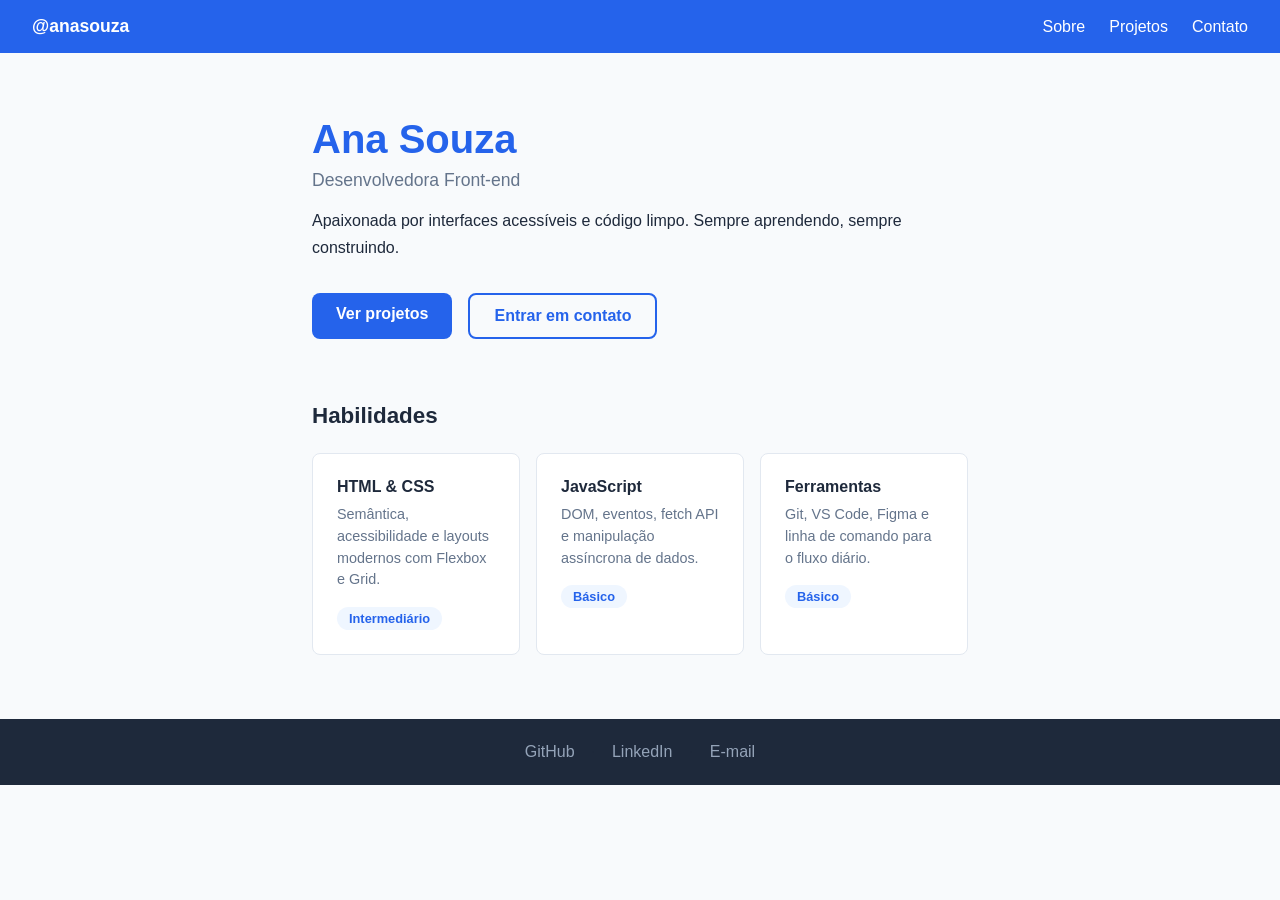
<file: 3_Semester/WebDev_ 2/at5 - pré-processadores/index.html>
<!DOCTYPE html>
<html lang="pt-BR">

<head>
    <meta charset="UTF-8">
    <meta name="viewport" content="width=device-width, initial-scale=1.0">
    <title>Ana Souza — Dev Profile</title>
    <link rel="stylesheet" href="./_task.base.css">
</head>

<body>

    <header class="topbar">
        <span class="brand">@anasouza</span>
        <nav class="nav">
            <a href="#">Sobre</a>
            <a href="#">Projetos</a>
            <a href="#">Contato</a>
        </nav>
    </header>

    <section class="hero">
        <h1 class="name">Ana Souza</h1>
        <p class="role">Desenvolvedora Front-end</p>
        <p class="bio">
            Apaixonada por interfaces acessíveis e código limpo.
            Sempre aprendendo, sempre construindo.
        </p>
        <div class="actions">
            <a href="#" class="btn-primary">Ver projetos</a>
            <a href="#" class="btn-secondary">Entrar em contato</a>
        </div>
    </section>

    <section class="skills">
        <h2 class="heading">Habilidades</h2>
        <div class="grid">

            <article class="card">
                <h3 class="title">HTML &amp; CSS</h3>
                <p class="desc">Semântica, acessibilidade e layouts modernos com Flexbox e Grid.</p>
                <span class="tag">Intermediário</span>
            </article>

            <article class="card">
                <h3 class="title">JavaScript</h3>
                <p class="desc">DOM, eventos, fetch API e manipulação assíncrona de dados.</p>
                <span class="tag">Básico</span>
            </article>

            <article class="card">
                <h3 class="title">Ferramentas</h3>
                <p class="desc">Git, VS Code, Figma e linha de comando para o fluxo diário.</p>
                <span class="tag">Básico</span>
            </article>

        </div>
    </section>

    <footer class="footer">
        <div class="links">
            <a href="#">GitHub</a> ·
            <a href="#">LinkedIn</a> ·
            <a href="#">E-mail</a>
        </div>
    </footer>

</body>

</html>
</file>
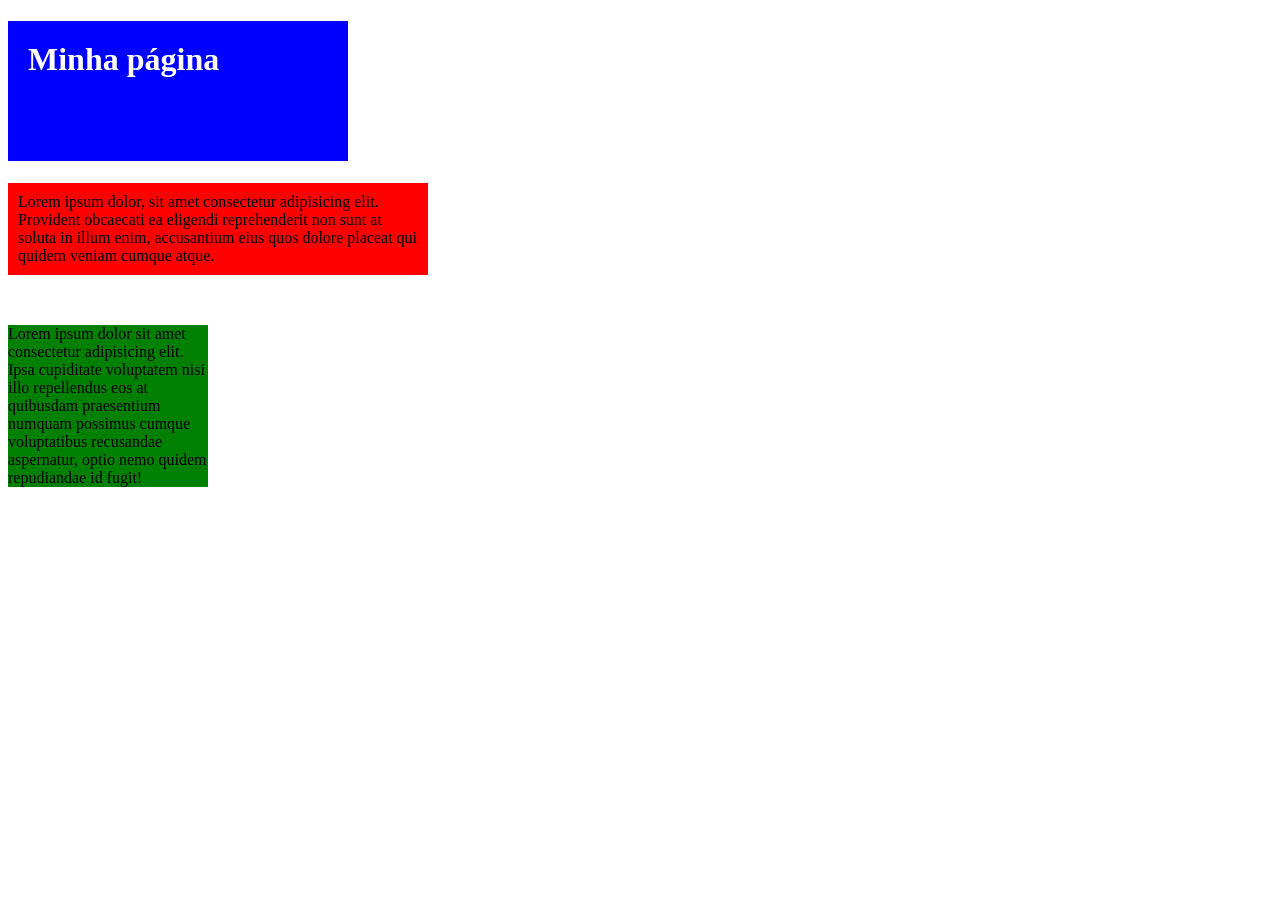
<file: 3_Web Dev/at1-Revisao/modelo_caixa.html>
<!DOCTYPE html>
<html lang="en">

<head>
    <meta charset="UTF-8">
    <meta name="viewport" content="width=device-width, initial-scale=1.0">
    <title>Document</title>
    <link rel="stylesheet" href="modelo_caixa.css"> 
</head>

<body>
    <h1>Minha página</h1>
    <p id="p-1">Lorem ipsum dolor, sit amet consectetur adipisicing elit. Provident obcaecati ea eligendi reprehenderit non sunt
        at soluta in illum enim, accusantium eius quos dolore placeat qui quidem veniam cumque atque.</p>
    <p id="p-2">Lorem ipsum dolor sit amet consectetur adipisicing elit. Ipsa cupiditate voluptatem nisi illo repellendus eos at
        quibusdam praesentium numquam possimus cumque voluptatibus recusandae aspernatur, optio nemo quidem repudiandae
        id fugit!</p>
</body>

</html>
</file>
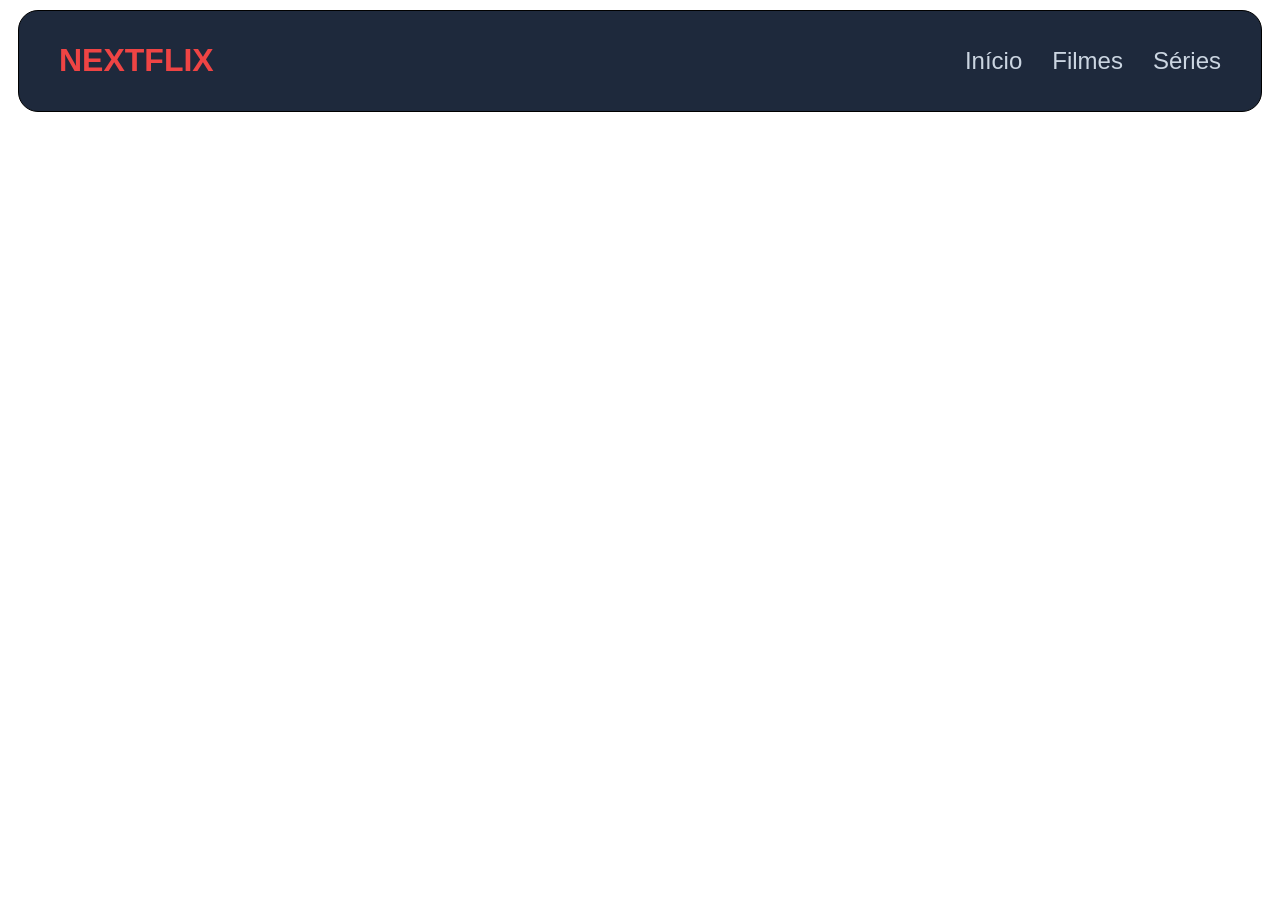
<file: 3_Web Dev/at2-Flex/exercise1.html>
<!DOCTYPE html>
<html lang="en">
<head>
    <meta charset="UTF-8">
    <meta name="viewport" content="width=device-width, initial-scale=1.0">
    <title>FlexBox</title>
    <style>
        header{
            display: flex;
            justify-content: space-between;
            margin: 10px;
            padding: 10px 40px;
            border: 1px solid black;
            border-radius: 20px;
            background-color: #1e293c;
            font-family: Arial, Helvetica, sans-serif;
        }
        h1{
            color: #ef4444;
            text-transform: uppercase;
        }
        .div-container{
            display: flex;
            gap: 30px;
            align-items: center;
        }
        span{
            color: #cbd5e1;
            font-size: 1.5em;
        }
        span:hover{
            color: #ffff;
            cursor: pointer;
            transition: 500ms;
        }
    </style>
</head>
<body>
    <header>
        <h1>Nextflix</h1>
        <div class="div-container">
            <span class="div-1">Início</span>
            <span class="div-2">Filmes</span>
            <span class="div-3">Séries</span>
        </div>
    </header>
</body>
</html>
</file>
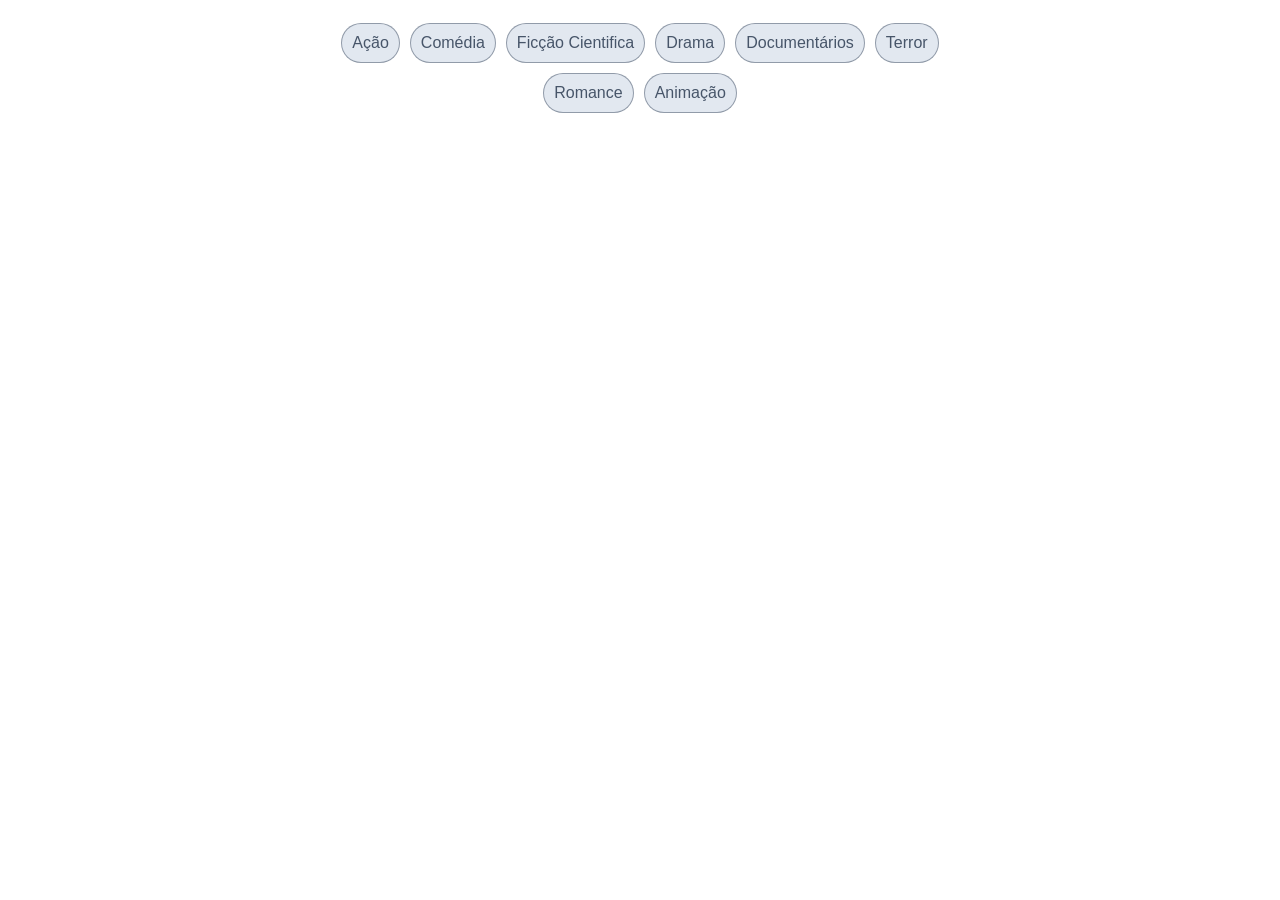
<file: 3_Web Dev/at2-Flex/exercise2.html>
<!DOCTYPE html>
<html lang="en">
<head>
    <meta charset="UTF-8">
    <meta name="viewport" content="width=device-width, initial-scale=1.0">
    <title>Exercise2</title>
    <style>
        body{
            display: flex;
            justify-content: center;
            font-family: Arial, Helvetica, sans-serif;
        }
        header{
            display: flex;
        }
        div{
            width: 600px;
            display: flex;
            margin: 15px;
            text-align: center;
            gap: 10px;
            flex-wrap: wrap;
            justify-content: center;
        }
        span{
            background-color: #e2e8f0;
            border-radius: 20px;
            border: 1px solid #49576b86 ;
            color: #475569;
            padding: 10px;
        }
        span:hover{
            background-color: #3b82f6;
            color: #ffff;
            transition: 400ms;
            cursor: pointer;
        }
    </style>
</head>
<body>
    <header>
        <div>
            <span>Ação</span>
            <span>Comédia</span>
            <span>Ficção Cientifica</span>
            <span>Drama</span>
            <span>Documentários</span>
            <span>Terror</span>
            <span>Romance</span>
            <span>Animação</span>
        </div>
    </header>
</body>
</html>
</file>
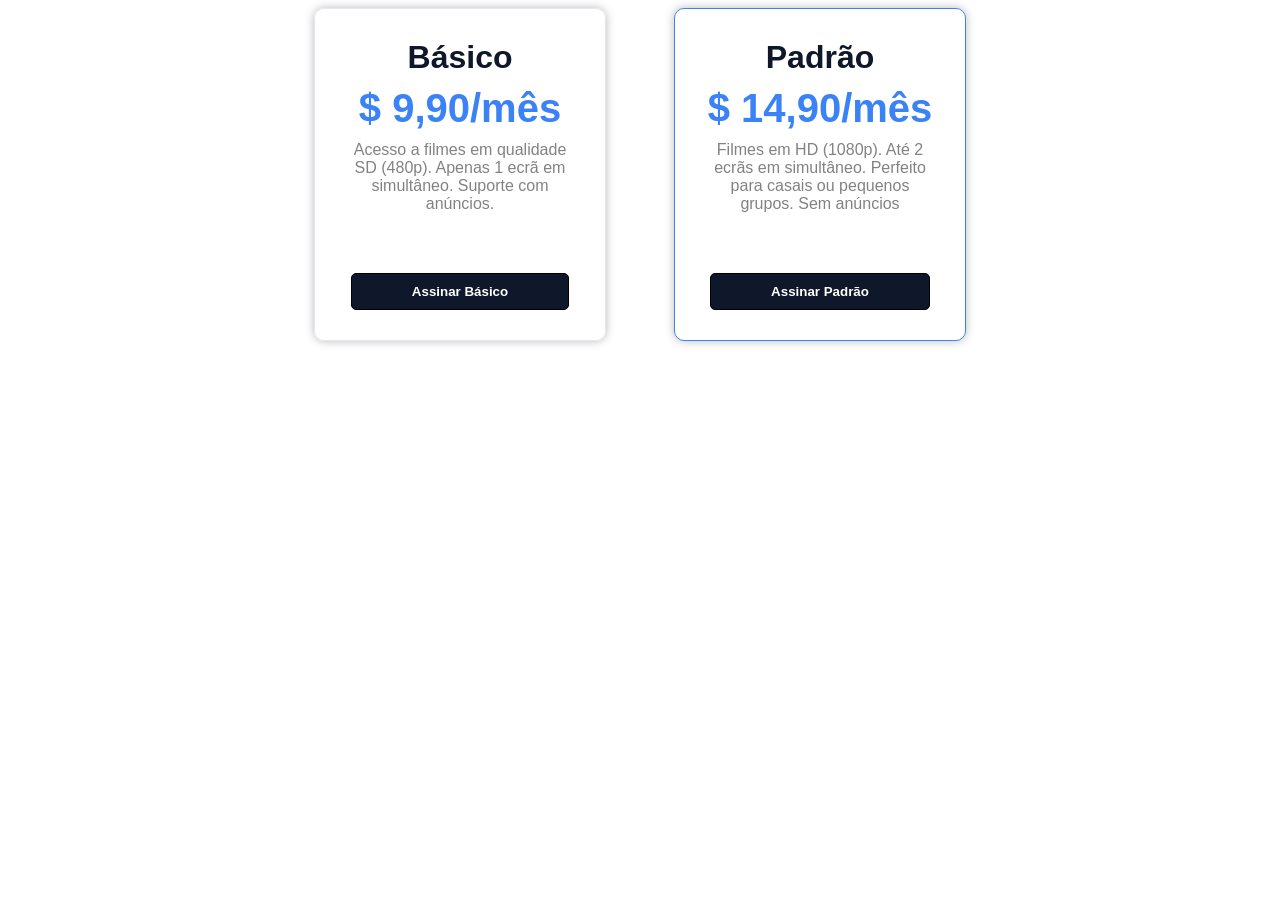
<file: 3_Web Dev/at2-Flex/exercise3.html>
<!DOCTYPE html>
<html lang="en">
<head>
    <meta charset="UTF-8">
    <meta name="viewport" content="width=device-width, initial-scale=1.0">
    <title>Exercise3</title>
    <style>
        body{
            display: flex;
            justify-content: center;
            align-items: center;
        }
        main{
            display: flex;
            justify-content: space-around;
            gap: 20px;
            font-family: Arial, Helvetica, sans-serif;
            flex-wrap: wrap;
            width: 700px;
        }
        div{
            width: 230px;
            display: flex;
            flex-direction: column;
            justify-content: center;
            align-items: center;
            padding: 30px;
            border: 1px solid #e2e8f0;
            border-radius: 10px;
            gap: 10px;
            text-align: center;
            box-shadow: 0 0 10px #b9b9b9;
        }
        div.card-02{
            border: 1px solid #3b82f6;
            
        }
        h1{
            color: #0f172a;
            font-size: 2em;
            margin: 0px;
        }
        h2{
            font-size: 2.5em;
            margin: 0px;
            color: #3b82f6;
        }
        span{
            color: #828282;
        }
        button{
            margin: 50px 0px 0px 0px;
            border: 1px solid black;    
            border-radius: 5px;
            padding: 10px 60px;
            color: #ffff;
            background-color: #0f172a;
            font-weight: bold;
            cursor: pointer;
        }
        button:hover{
            text-decoration: underline;
            background-color: #3b82f6;
            transition: 500ms;
        }

    </style>
</head>
<body>
    <main>
        <div class="card-01">
            <h1>Básico</h1>
            <h2>$ 9,90/mês</h2>
            <span>Acesso a filmes em qualidade SD (480p). Apenas 1 ecrã em simultâneo. Suporte com anúncios.</span>
            <button>Assinar Básico</button>
        </div>
        <div class="card-02">
            <h1>Padrão</h1>
            <h2>$ 14,90/mês</h2>
            <span>Filmes em HD (1080p). Até 2 ecrãs em simultâneo. Perfeito para casais ou pequenos grupos. Sem anúncios</span>
            <button>Assinar Padrão</button>
        </div>
    </main>
</body>
</html>
</file>
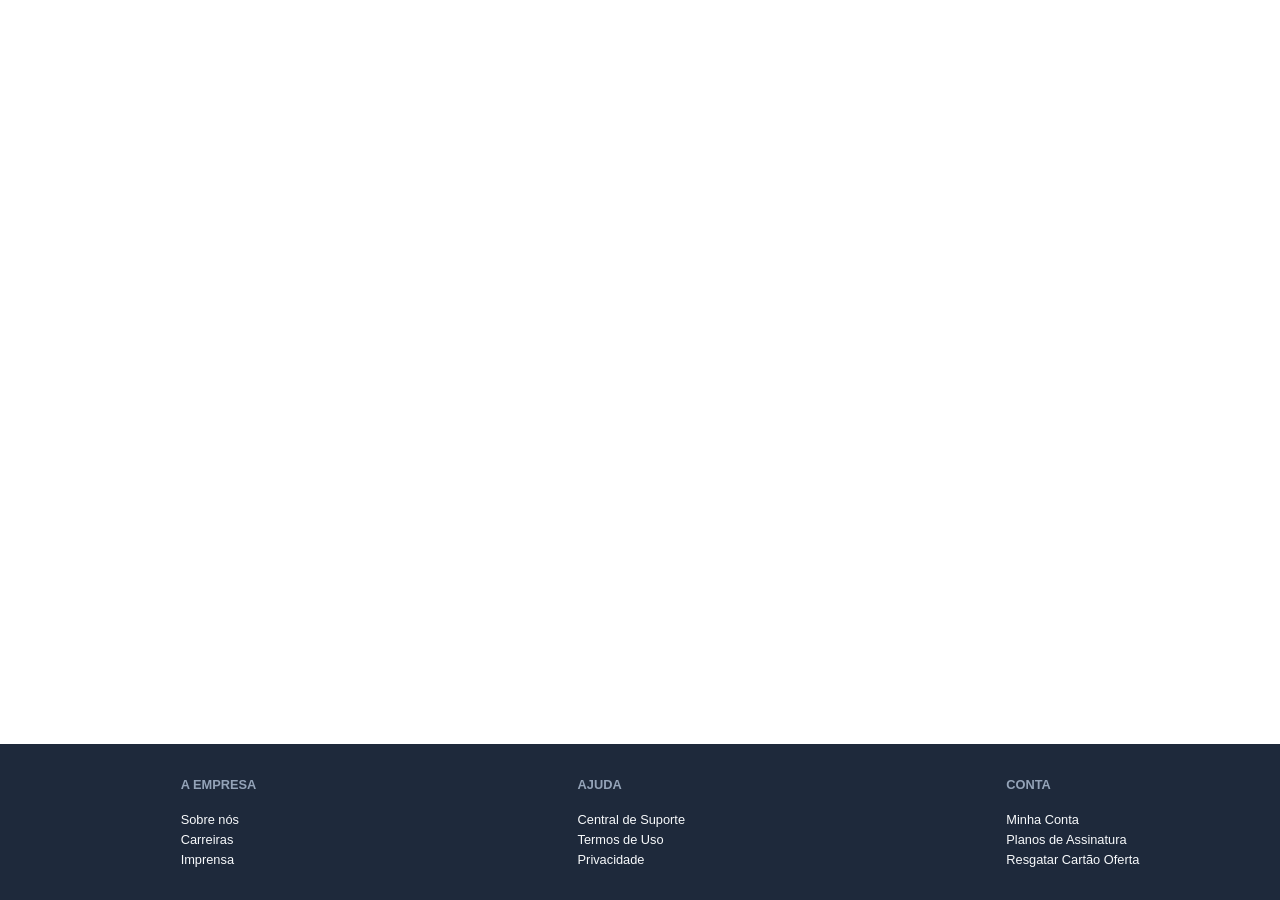
<file: 3_Web Dev/at2-Flex/exercise4.html>
<!DOCTYPE html>
<html lang="en">

<head>
    <meta charset="UTF-8">
    <meta name="viewport" content="width=device-width, initial-scale=1.0">
    <title>Exercise4</title>
    <style>
        body{
            margin: 0;
            padding: 0;
            font-family: Arial, Helvetica, sans-serif;
        }
        footer{
            width: 100%;
            background-color: #1e293b;
            padding: 20px 0px;
            display: flex;
            justify-content: space-around;
            overflow-x: hidden;
            position: fixed;
            bottom: 0;
            left: 0;
        }
        .listTitle{
            text-transform: uppercase;
            color: #94a3b8;
            font-weight: bold;
            margin-bottom: 15px;
        }
        ul{
            font-size: 0.8em;
            display: flex;
            flex-direction: column;
            gap: 5px;
        }
        li{
            list-style: none;
        }
        a{
            text-decoration: none;
            color: #f8fafc;
        }
        a:hover{
            color: #3b82f6;
            text-decoration: underline;
        }
    </style>
</head>

<body>
    <main>

    </main>
    <footer>
        <ul>
            <li class="listTitle">A Empresa</li>
            <li><a href="">Sobre nós</a></li>
            <li><a href="">Carreiras</a></li>
            <li><a href="">Imprensa</a></li>
        </ul>
        <ul>
            <li class="listTitle">Ajuda</li>
            <li><a href="">Central de Suporte</a></li>
            <li><a href="">Termos de Uso</a></li>
            <li><a href="">Privacidade</a></li>
        </ul>
        <ul>
            <li class="listTitle">Conta</li>
            <li><a href="">Minha Conta</a></li>
            <li><a href="">Planos de Assinatura</a></li>
            <li><a href="">Resgatar Cartão Oferta</a></li>
        </ul>
    </footer>
</body>

</html>
</file>
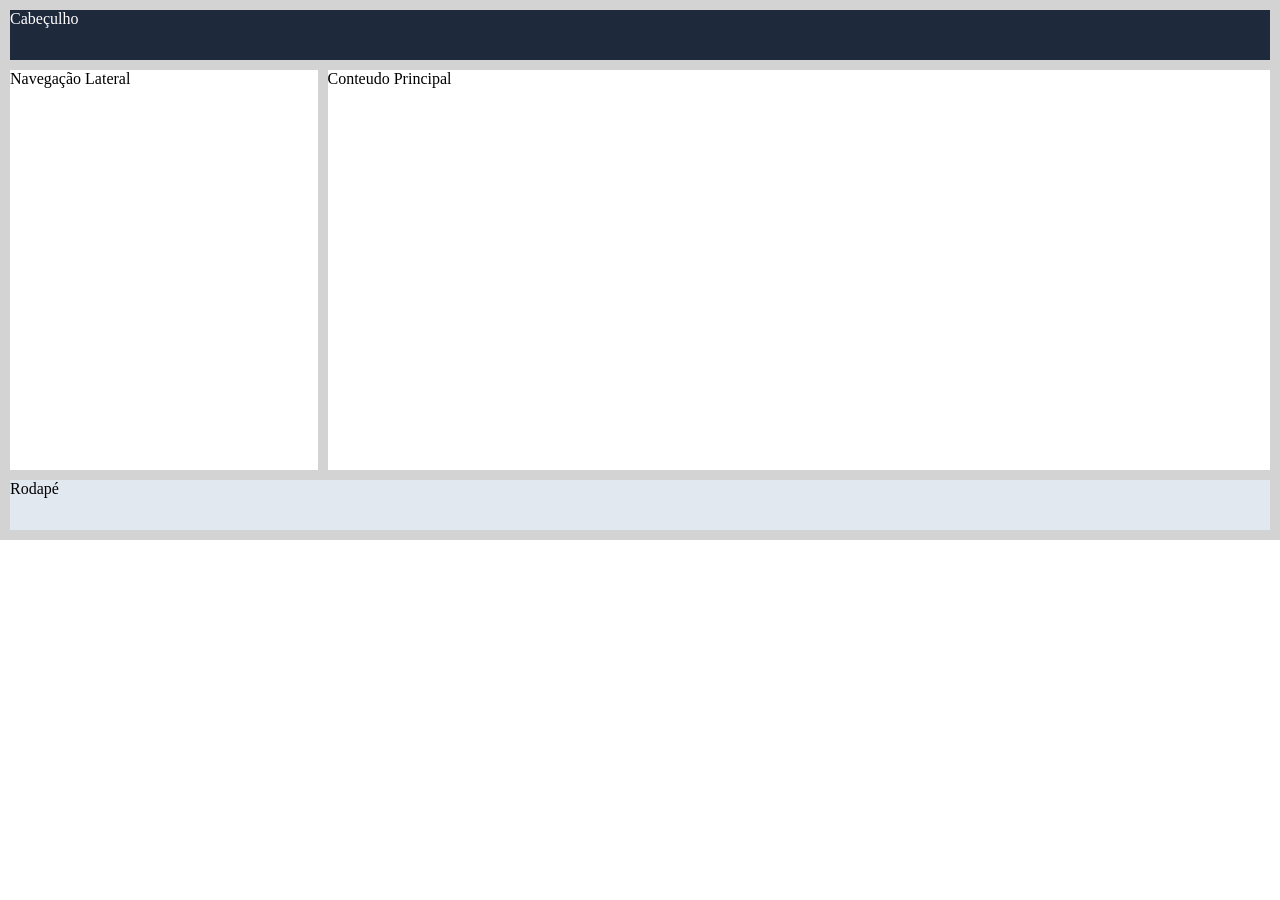
<file: 3_Semester/WebDev_ 2/at3-Grid/ex1_Dashboard.html>
<!DOCTYPE html>
<html lang="en">

<head>
    <meta charset="UTF-8">
    <meta name="viewport" content="width=device-width, initial-scale=1.0">
    <title>Document</title>
    <style>
        body {
            margin: 0;
        }

        .container {
            padding: 10px;
            background-color: lightgray;
            display: grid;
            grid-template-columns: 1fr 1fr 1fr 1fr;
            grid-template-rows: 50px 400px 50px;
            gap: 10px;
        }

        header {
            background-color: #1e293b;
            color: #fff;
            grid-column: 1 / 5;

        }
        
        nav{
            grid-column: 1 / 2;
            background-color: #fff;
        }

        div#content{
            grid-column: 2 / 5;
            background-color:#fff;
        }
        
        footer{
            grid-column: 1 / 5;
            background-color:#e2e8f0;
        }
    </style>
</head>

<body>
    <div class="container">
        <header>
            Cabeçulho
        </header>
        <nav>
            Navegação Lateral
        </nav>
        <div id="content">
            Conteudo Principal
        </div>
        <footer>
            Rodapé
        </footer>
    </div>
</body>

</html>
</file>
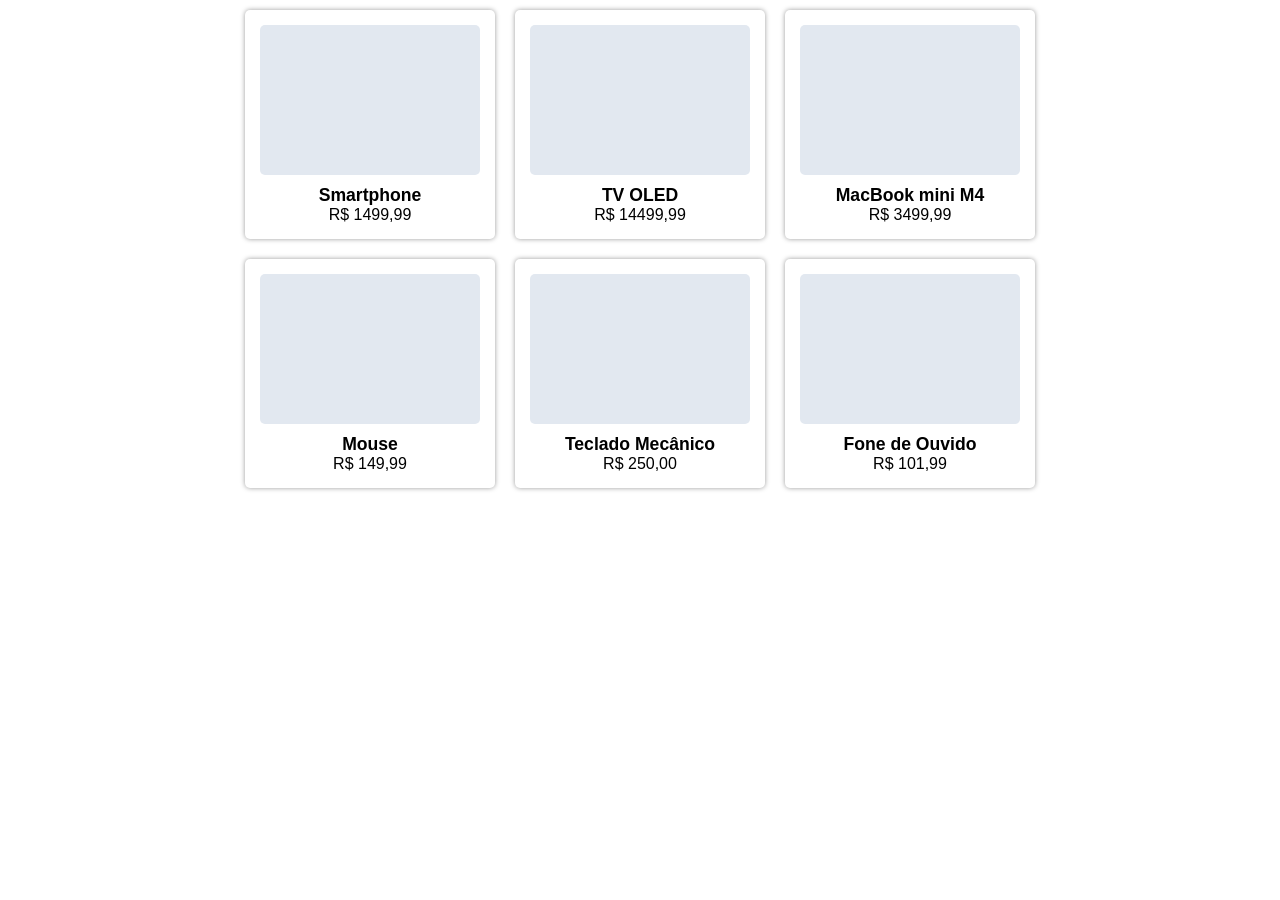
<file: 3_Semester/WebDev_ 2/at3-Grid/ex2_Produtos.html>
<!DOCTYPE html>
<html lang="en">

<head>
    <meta charset="UTF-8">
    <meta name="viewport" content="width=device-width, initial-scale=1.0">
    <title>Document</title>
    <style>
        *{
            margin: 0;
            padding: 0;
        }
        body {
            display: flex;
            justify-content: center;
            padding: 10px;
            font-family: 'Segoe UI', Tahoma, Geneva, Verdana, sans-serif;
        }

        #container {
            display: grid;
            grid-template-columns: repeat(3, 250px);
            grid-auto-rows: auto;
            text-align: center;
            gap: 20px;
        }

        .product {
            display: flex;
            flex-direction: column;
            box-shadow: 0px 0px 5px rgba(0, 0, 0, 0.4);
            border-radius: 5px;
            padding: 15px;
        }

        .image {
            width: 100%;
            height: 150px;
            background-color: #e2e8f0;
            border-radius: 5px;
        }

        h1{
            margin-top: 10px;
            font-size: 1.1em;
        }

        p{
            font-weight: 500;
        }
    </style>
</head>

<body>
    <div id="container">
        <div class="product">
            <div class="image"></div>
            <h1>Smartphone</h1>
            <p>R$ 1499,99</p>
        </div>
        <div class="product">
            <div class="image"></div>
            <h1>TV OLED</h1>
            <p>R$ 14499,99</p>
        </div>
        <div class="product">
            <div class="image"></div>
            <h1>MacBook mini M4</h1>
            <p>R$ 3499,99</p>
        </div>
        <div class="product">
            <div class="image"></div>
            <h1>Mouse</h1>
            <p>R$ 149,99</p>
        </div>
        <div class="product">
            <div class="image"></div>
            <h1>Teclado Mecânico</h1>
            <p>R$ 250,00</p>
        </div>
        <div class="product">
            <div class="image"></div>
            <h1>Fone de Ouvido</h1>
            <p>R$ 101,99</p>
        </div>
    </div>
</body>

</html>
</file>
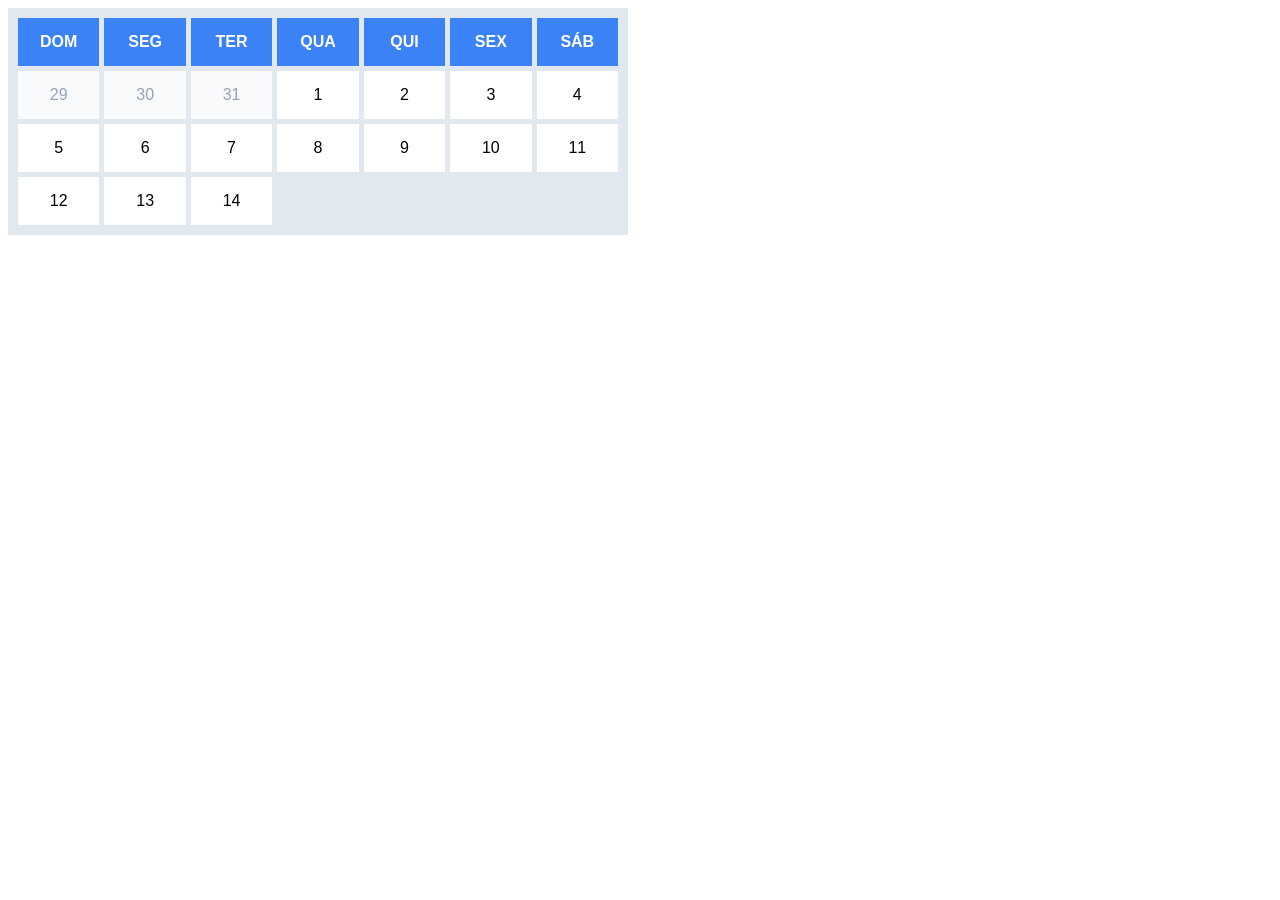
<file: 3_Semester/WebDev_ 2/at3-Grid/ex3_Calendar.html>
<!DOCTYPE html>
<html lang="en">
<head>
    <meta charset="UTF-8">
    <meta name="viewport" content="width=device-width, initial-scale=1.0">
    <title>Calendar</title>
    <style>
        #calendar{
            width: 600px;
            display: grid;
            grid-template-columns: repeat(7, 1fr);
            gap: 5px;
            padding: 10px;
            font-family: Arial, Helvetica, sans-serif;
            background-color: #e2e8f0;
        }
        .box{
            padding: 15px 0px;
            text-align: center;
            background-color: white;
        }
        .title{
            text-transform: uppercase;
            background-color: #3b82f6;
            color: white;
            font-weight: bold;
        }
        .days-passed{
            background-color: #f8fafc;
            color: #94a3b8;
        }
    </style>
</head>
<body>
    <div id="calendar">
        <div class="box title">Dom</div>
        <div class="box title">Seg</div>
        <div class="box title">Ter</div>
        <div class="box title">Qua</div>
        <div class="box title">Qui</div>
        <div class="box title">Sex</div>
        <div class="box title">Sáb</div>
        <div class="box days-passed">29</div>
        <div class="box days-passed">30</div>
        <div class="box days-passed">31</div>
        <div class="box days">1</div>
        <div class="box days">2</div>
        <div class="box days">3</div>
        <div class="box days">4</div>
        <div class="box days">5</div>
        <div class="box days">6</div>
        <div class="box days">7</div>
        <div class="box days">8</div>
        <div class="box days">9</div>
        <div class="box days">10</div>
        <div class="box days">11</div>
        <div class="box days">12</div>
        <div class="box days">13</div>
        <div class="box days">14</div>
    </div>
</body>
</html>
</file>
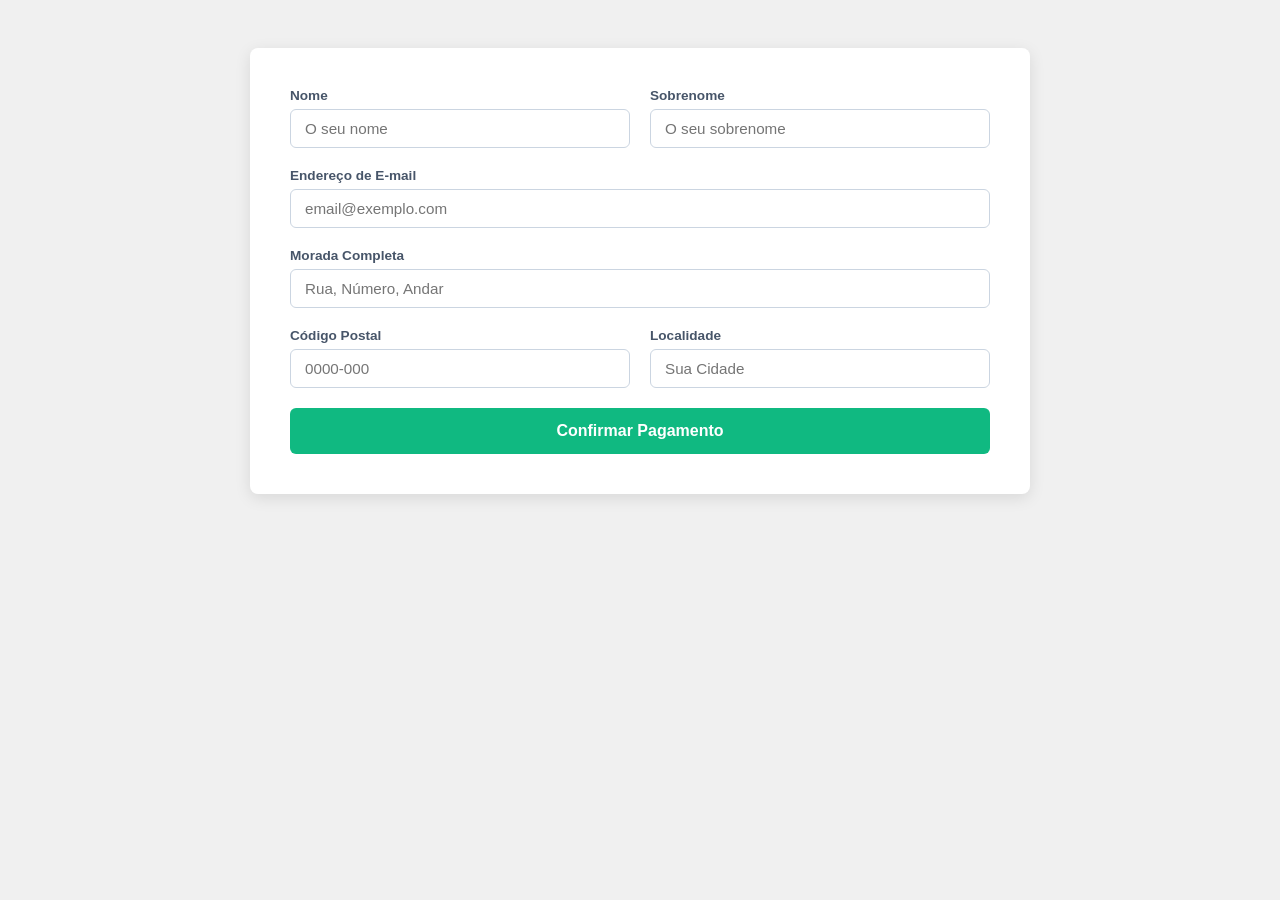
<file: 3_Semester/WebDev_ 2/at3-Grid/ex4_Checkout.html>
<!DOCTYPE html>
<html lang="pt-BR">
<head>
  <meta charset="UTF-8" />
  <meta name="viewport" content="width=device-width, initial-scale=1.0"/>
  <title>Checkout</title>
  <style>

    body {
      font-family: sans-serif;
      background: #f0f0f0;
      display: flex;
      justify-content: center;
      padding: 40px 16px;
    }

    form {
      background: #fff;
      max-width: 700px;
      width: 100%;
      padding: 40px;
      border-radius: 8px;
      box-shadow: 0 4px 16px rgba(0, 0, 0, 0.1);

      display: grid;
      grid-template-columns: 1fr 1fr;
      gap: 20px;
    }

    .grupo {
      display: flex;
      flex-direction: column;
      gap: 6px;
    }

    .coluna-cheia {
      grid-column: 1 / -1;
    }

    label {
      font-size: 0.85rem;
      font-weight: bold;
      color: #475569;
    }

    input {
      border: 1px solid #cbd5e1;
      border-radius: 6px;
      padding: 10px 14px;
      font-size: 0.95rem;
      outline: none;
      transition: border-color 0.2s;
    }

    input:focus {
      border-color: #10b981;
    }

    button {
      grid-column: 1 / -1;
      background: #10b981;
      color: #fff;
      font-weight: bold;
      font-size: 1rem;
      border: none;
      border-radius: 6px;
      padding: 14px;
      cursor: pointer;
      transition: background 0.2s;
    }

    button:hover {
      background: #059669;
    }
  </style>
</head>
<body>
  <form>
    <div class="grupo">
      <label for="nome">Nome</label>
      <input type="text" id="nome" placeholder="O seu nome" />
    </div>
    <div class="grupo">
      <label for="sobrenome">Sobrenome</label>
      <input type="text" id="sobrenome" placeholder="O seu sobrenome" />
    </div>
    <div class="grupo coluna-cheia">
      <label for="email">Endereço de E-mail</label>
      <input type="email" id="email" placeholder="email@exemplo.com" />
    </div>
    <div class="grupo coluna-cheia">
      <label for="morada">Morada Completa</label>
      <input type="text" id="morada" placeholder="Rua, Número, Andar" />
    </div>
    <div class="grupo">
      <label for="cp">Código Postal</label>
      <input type="text" id="cp" placeholder="0000-000" />
    </div>
    <div class="grupo">
      <label for="localidade">Localidade</label>
      <input type="text" id="localidade" placeholder="Sua Cidade" />
    </div>
    <button type="submit">Confirmar Pagamento</button>
  </form>
</body>
</html>
</file>
<file: 3_Semester/WebDev_ 2/at5 - pré-processadores/_task.base.css>
* {
  box-sizing: border-box;
  margin: 0;
  padding: 0;
}

body {
  font-family: 'Segoe UI', Tahoma, sans-serif; /* VAR */
  background: #f8fafc;
  color: #1e293b;
}

/* TOPBAR */

.topbar {
  background: #2563eb; /* VAR */
  padding: 16px 32px;
  display: flex; /* VAR */
  justify-content: space-between;
  align-items: center;
}

.topbar .brand {
  color: #fff; /* VAR */
  font-weight: 600;
  font-size: 1.1rem;
}

.topbar .nav {
  display: flex; /* VAR */
  gap: 24px;
}

.topbar .nav a {
  color: #fff; /* VAR */
  text-decoration: none; /* VAR */
}

.topbar .nav a:hover {
  text-decoration: underline; 
}

/* HERO */

.hero {
  padding: 64px 32px;
  max-width: 720px;
  margin: 0 auto;
}

.hero .name {
  font-size: 2.5rem;
  color: #2563eb; /* VAR */
  margin-bottom: 8px;
}

.hero .role {
  font-size: 1.1rem;
  color: #64748b;
  margin-bottom: 16px;
}

.hero .bio {
  line-height: 1.7;
  margin-bottom: 32px;
}

.hero .actions {
  display: flex; /* VAR */
  gap: 16px;
}

/* BOTOES */

.btn-primary {
  background: #2563eb; /* VAR */
  color: #fff; /* VAR */
  padding: 12px 24px;
  border-radius: 8px;
  text-decoration: none; /* VAR */
  font-weight: 600;
}

.btn-secondary {
  background: transparent;
  color: #2563eb; /* VAR */
  padding: 12px 24px;
  border-radius: 8px;
  border: 2px solid #2563eb; /* VAR */
  text-decoration: none; /* VAR */
  font-weight: 600;
}

/* HABILIDADES */

.skills {
  max-width: 720px;
  margin: 0 auto 64px;
  padding: 0 32px;
}

.skills .heading {
  font-size: 1.4rem;
  color: #1e293b;
  margin-bottom: 24px;
}

.skills .grid {
  display: grid;
  grid-template-columns: repeat(3, 1fr);
  gap: 16px;
}

/* CARDS */

.card {
  background: #fff; /* VAR */
  border: 1px solid #e2e8f0;
  border-radius: 8px;
  padding: 24px;
}

.card .title {
  font-size: 1rem;
  font-weight: 600;
  color: #1e293b;
  margin-bottom: 8px;
}

.card .desc {
  font-size: 0.9rem;
  color: #64748b;
  margin-bottom: 16px;
  line-height: 1.5;
}

.card .tag {
  display: inline-block;
  background: #eff6ff;
  color: #2563eb; /* VAR */
  padding: 4px 12px;
  border-radius: 999px;
  font-size: 0.8rem;
  font-weight: 600;
}

/* FOOTER */

.footer {
  background: #1e293b;
  padding: 24px 32px;
  text-align: center;
}

.footer .links a {
  color: #94a3b8;
  text-decoration: none; /* VAR */
  margin: 0 12px;
}

.footer .links a:hover {
  color: #fff; /* VAR */
}
</file>
<file: 3_Web Dev/at1-Revisao/modelo_caixa.css>
h1{
    background-color: blue;
    width: 300px;
    height: 100px;
    padding: 20px;
    color: white;
}
#p-1{
    background-color: red;
    width: 400px;
    padding: 10px;
    margin-bottom: 50px;    
}
#p-2{
    background-color: green;
    width: 200px;
}
</file>
